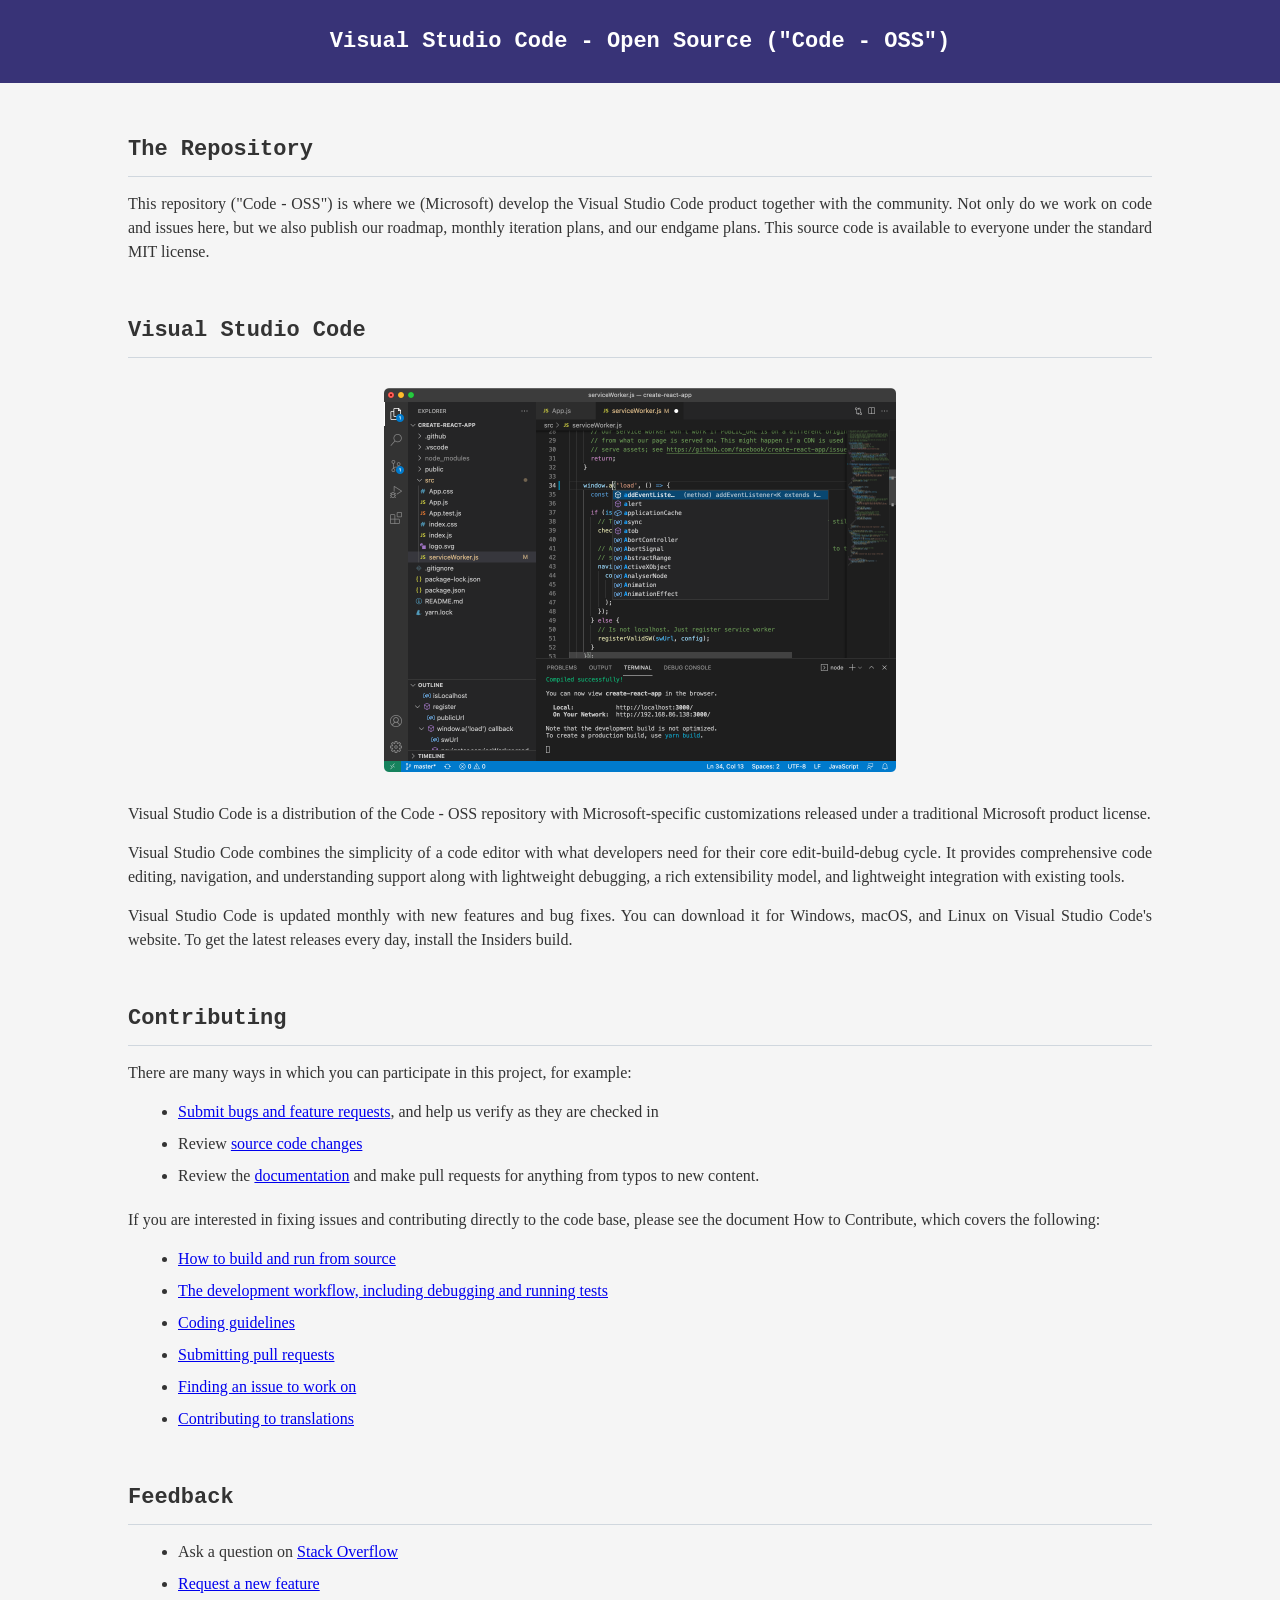
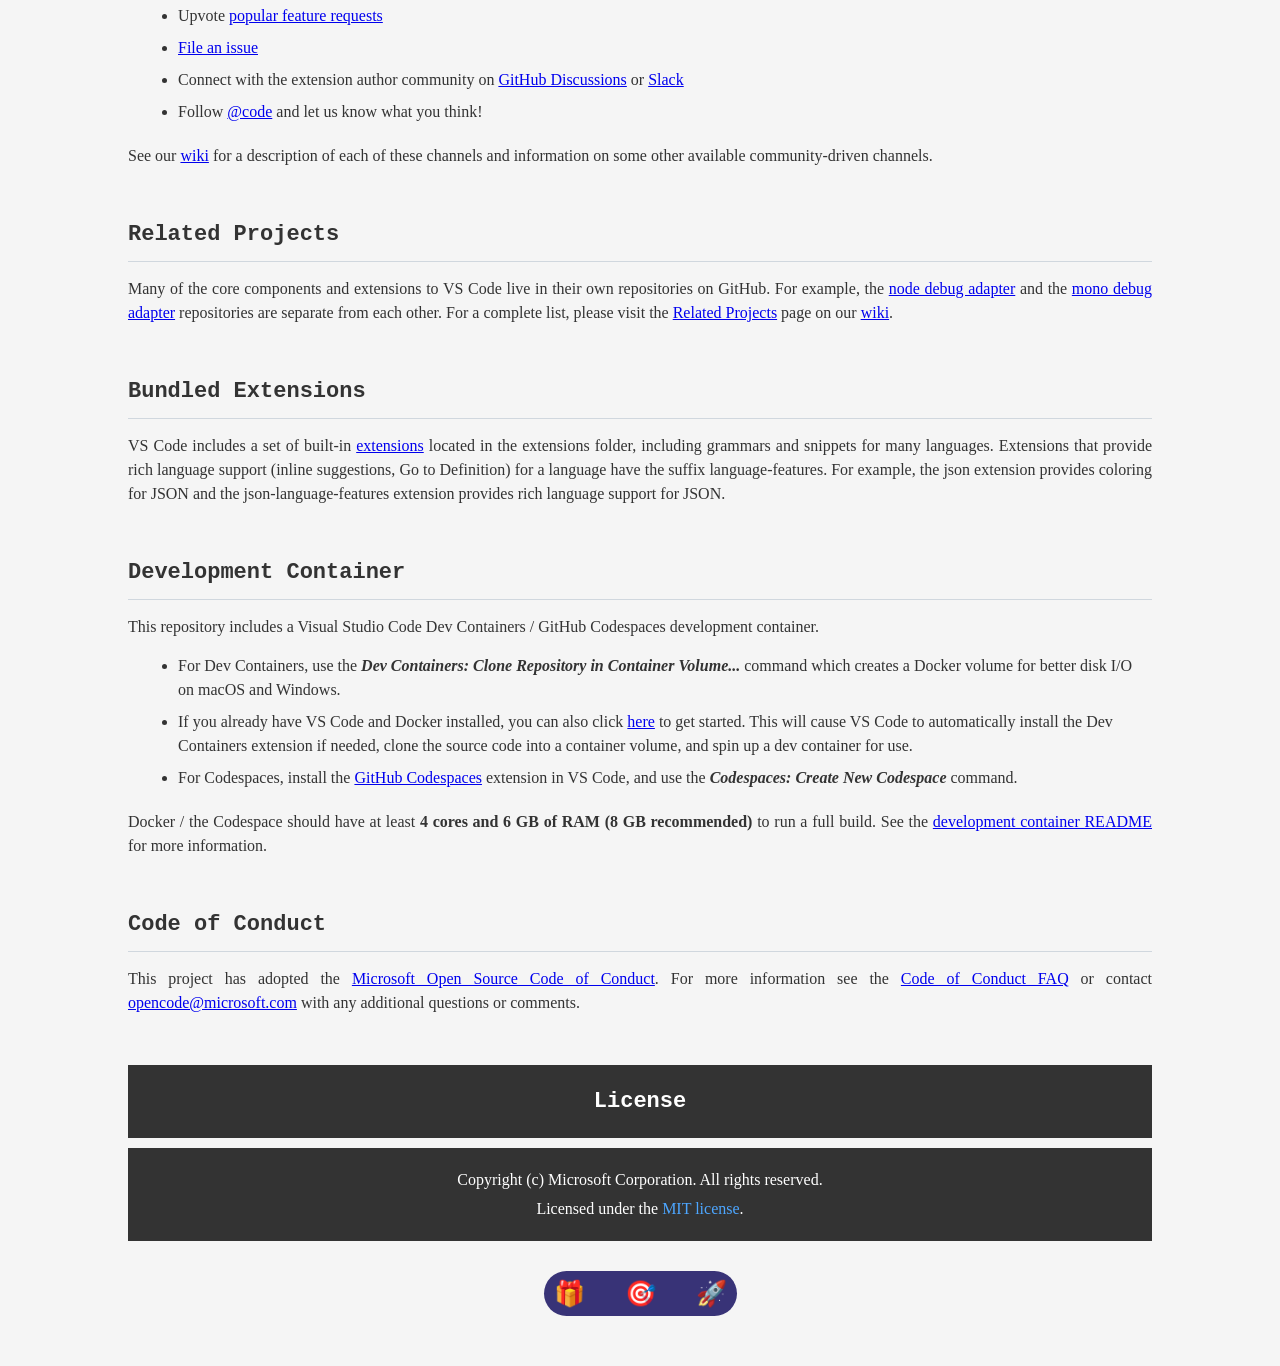
<file: l1/html/index.html>
<!DOCTYPE html>
<html lang="en">
<head>
    <meta charset="UTF-8">
    <meta http-equiv="X-UA-Compatible" content="IE=edge">
    <meta name="viewport" content="width=device-width, initial-scale=1.0">
    <title>Visual Studio Code - Open Source</title>
    <link rel="stylesheet" href="../css/style.css">
</head>
<body>

    <header>
        <h1>Visual Studio Code - Open Source ("Code - OSS")</h1>
    </header>

    <main>
        <section>
            <h2>The Repository</h2>
            <hr>
            <p>
                This repository ("Code - OSS") is where we (Microsoft) develop the Visual Studio Code product together with the community. Not only do we work on code and issues here, but we also publish our roadmap, monthly iteration plans, and our endgame plans. This source code is available to everyone under the standard MIT license.
            </p>
        </section>

        <section>
            <h2>Visual Studio Code</h2>
            <hr>
            <img src="../images/118224532-3842c400-b438-11eb-923d-a5f66fa6785a.png" alt="VS Code">
            
            <p>
                Visual Studio Code is a distribution of the Code - OSS repository with Microsoft-specific customizations released under a traditional Microsoft product license.
            </p>
            <p>
                Visual Studio Code combines the simplicity of a code editor with what developers need for their core edit-build-debug cycle. It provides comprehensive code editing, navigation, and understanding support along with lightweight debugging, a rich extensibility model, and lightweight integration with existing tools.
            </p>
            <p>
                Visual Studio Code is updated monthly with new features and bug fixes. You can download it for Windows, macOS, and Linux on Visual Studio Code's website. To get the latest releases every day, install the Insiders build.
            </p>
        </section>

        <section>
            <h2>Contributing</h2>
            <hr>
            <p>
                There are many ways in which you can participate in this project, for example:
            </p>
            <ul>
                <li><a href="https://github.com/microsoft/vscode/issues" target="_blank">Submit bugs and feature requests</a>, and help us verify as they are checked in</li>
                <li>Review <a href="https://github.com/microsoft/vscode/pulls" target="_blank">source code changes</a></li>
                <li>Review the <a href="https://github.com/microsoft/vscode-docs" target="_blank">documentation</a> and make pull requests for anything from typos to new content.</li>
            </ul>

            <p>
                If you are interested in fixing issues and contributing directly to the code base, please see the document How to Contribute, which covers the following:
            </p>
            <ul>
                <li><a href="https://github.com/microsoft/vscode/wiki/How-to-Contribute" target="_blank">How to build and run from source</a></li>
                <li><a href="https://github.com/microsoft/vscode/wiki/How-to-Contribute#debugging" target="_blank">The development workflow, including debugging and running tests</a></li>
                <li><a href="https://github.com/microsoft/vscode/wiki/Coding-Guidelines" target="_blank">Coding guidelines</a></li>
                <li><a href="https://github.com/microsoft/vscode/wiki/How-to-Contribute#pull-requests" target="_blank">Submitting pull requests</a></li>
                <li><a href="https://github.com/microsoft/vscode/wiki/Coding-Guidelines" target="_blank">Finding an issue to work on</a></li>
                <li><a href="https://aka.ms/vscodeloc" target="_blank">Contributing to translations</a></li>
            </ul>
        </section>

        <section>
            <h2>Feedback</h2>
            <hr>
            <ul>
                <li>Ask a question on <a href="https://stackoverflow.com/questions/tagged/vscode" target="_blank">Stack Overflow</a></li>
                <li><a href="https://github.com/microsoft/vscode/blob/main/CONTRIBUTING.md" target="_blank">Request a new feature</a></li>
                <li>Upvote <a href="https://github.com/microsoft/vscode/issues?q=is%3Aopen+is%3Aissue+label%3Afeature-request+sort%3Areactions-%2B1-desc" target="_blank">popular feature requests</a></li>
                <li><a href="https://github.com/microsoft/vscode/issues" target="_blank">File an issue</a></li>
                <li>Connect with the extension author community on <a href="https://github.com/microsoft/vscode-discussions/discussions" target="_blank">GitHub Discussions</a> or <a href="https://aka.ms/vscode-dev-community" target="_blank">Slack</a></li>
                <li>Follow <a href="https://x.com/code" target="_blank">@code</a> and let us know what you think!</li>
            </ul>
            <p>
                See our <a href="https://github.com/microsoft/vscode/wiki/Feedback-Channels" target="_blank">wiki</a> for a description of each of these channels and information on some other available community-driven channels.
            </p>
        </section>

        <section>
            <h2>Related Projects</h2>
            <hr>
            <p>
                Many of the core components and extensions to VS Code live in their own repositories on GitHub. For example, the <a href="https://github.com/microsoft/vscode-node-debug" target="_blank">node debug adapter</a> and the <a href="https://github.com/microsoft/vscode-mono-debug" target="_blank">mono debug adapter</a> repositories are separate from each other. For a complete list, please visit the <a href="https://github.com/microsoft/vscode/wiki/Related-Projects" target="_blank">Related Projects</a> page on our <a href="https://github.com/microsoft/vscode/wiki" target="_blank">wiki</a>.
            </p>
        </section>

        <section>
            <h2>Bundled Extensions</h2>
            <hr>
            <p>
                VS Code includes a set of built-in <a href="https://github.com/microsoft/vscode/blob/main/extensions" target="_blank">extensions</a> located in the extensions folder, including grammars and snippets for many languages. Extensions that provide rich language support (inline suggestions, Go to Definition) for a language have the suffix language-features. For example, the json extension provides coloring for JSON and the json-language-features extension provides rich language support for JSON.
            </p>
        </section>

        <section>
            <h2>Development Container</h2>
            <hr>
            <p>
                This repository includes a Visual Studio Code Dev Containers / GitHub Codespaces development container.
            </p>
            <ul>
                <li>For Dev Containers, use the <strong><i>Dev Containers: Clone Repository in Container Volume...</i></strong> command which creates a Docker volume for better disk I/O on macOS and Windows.</li>
                <li>
                    If you already have VS Code and Docker installed, you can also click <a href="https://vscode.dev/redirect?url=vscode://ms-vscode-remote.remote-containers/cloneInVolume?url=https://github.com/microsoft/vscode" target="_blank">here</a> to get started. This will cause VS Code to automatically install the Dev Containers extension if needed, clone the source code into a container volume, and spin up a dev container for use.
                </li>
                <li>For Codespaces, install the <a href="https://marketplace.visualstudio.com/items?itemName=GitHub.codespaces" target="_blank">GitHub Codespaces</a> extension in VS Code, and use the <strong><i>Codespaces: Create New Codespace</i></strong> command.</li>
            </ul>
            <p>
                Docker / the Codespace should have at least <strong>4 cores and 6 GB of RAM (8 GB recommended)</strong> to run a full build. See the <a href="https://github.com/microsoft/vscode/blob/main/.devcontainer/README.md" target="_blank">development container README</a> for more information.
            </p>
        </section>

        <section>
            <h2>Code of Conduct</h2>
            <hr>
            <p>
                This project has adopted the <a href="https://opensource.microsoft.com/codeofconduct/">Microsoft Open Source Code of Conduct</a>. For more information see the <a href="https://opensource.microsoft.com/codeofconduct/faq/">Code of Conduct FAQ</a> or contact <a href="mailto:opencode@microsoft.com">opencode@microsoft.com</a> with any additional questions or comments.
            </p>
        </section>
    </main>

    <footer>
        <section class="footer-block license-header">
            <h2>License</h2>
        </section>

        <section class="footer-block license-body">
            <p itemprop="copyrightNotice">Copyright (c) Microsoft Corporation. All rights reserved.</p>
            <p>Licensed under the <a itemprop="license" href="https://github.com/microsoft/vscode/blob/main/LICENSE.txt" target="_blank">MIT license</a>.</p>
        </section>

        <aside class="emoji-bar">
            <span>🎁</span>
            <span>🎯</span>
            <span>🚀</span>
        </aside>
    </footer>

</body>
</html>
</file>
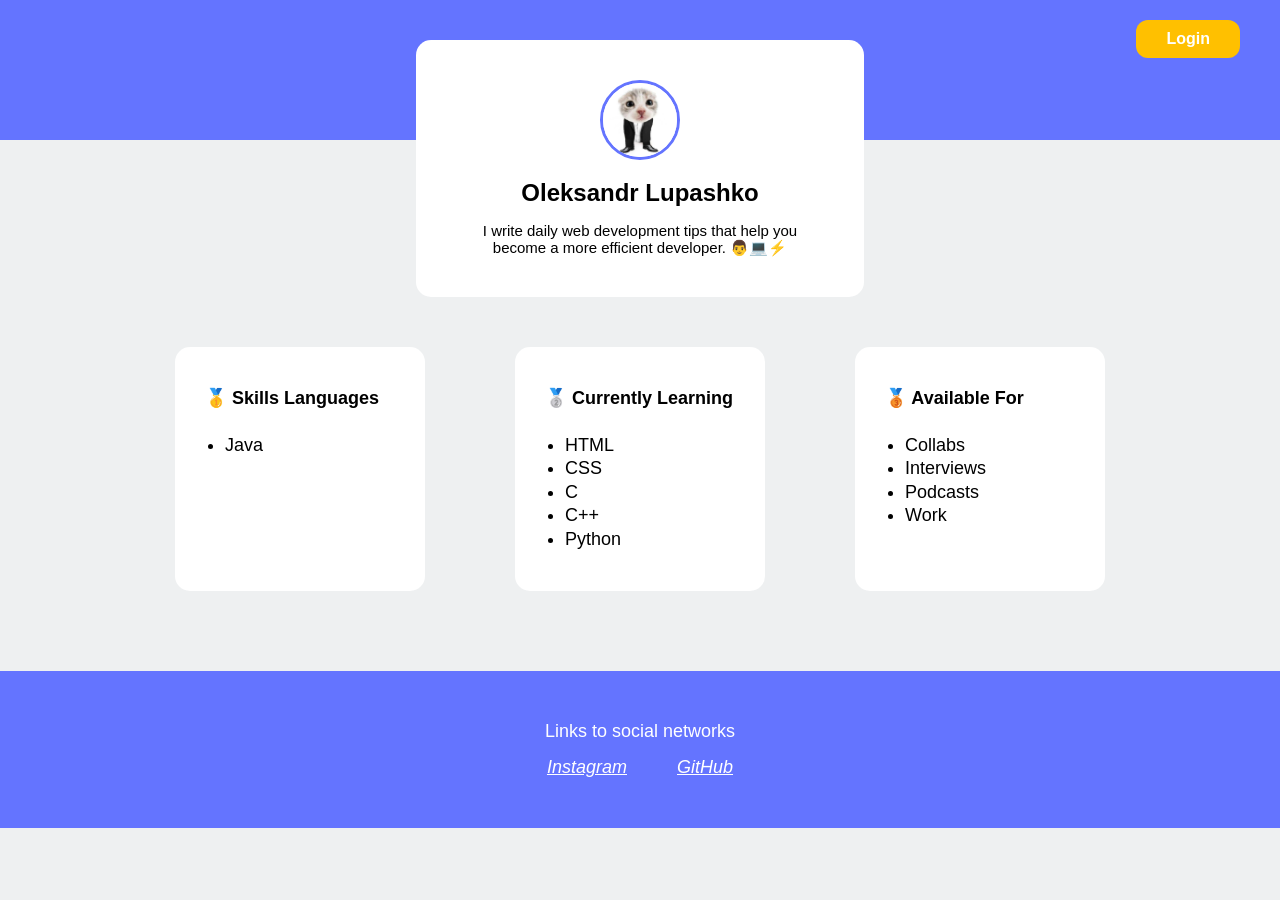
<file: l2/html/index.html>
<!DOCTYPE html>
<html lang="en">
<head>
    <meta charset="UTF-8">
    <meta http-equiv="X-UA-Compatible" content="IE=edge">
    <meta name="viewport" content="width=device-width, initial-scale=1.0">
    <title>My Site</title>
    <link rel="stylesheet" href="../css/style.css">
</head>
<body>

    <header>
        <a href="/l3/html/loggin.html" class="login-btn" style="text-decoration: none; display: inline-block;">Login</a>
    </header>

    <main>
        <article class="profile-card">
            <img src="../images/photo_2025-08-09_09-01-53.jpg" class="avatar" alt="Oleksandr Lupashko">
            <h1 class="name">Oleksandr Lupashko</h1>
            <p class="bio">I write daily web development tips that help you<br>become a more efficient developer. 👨💻⚡</p>
        </article>

        <section class="info-section">
            <article class="info-card">
                <h2>🥇 Skills Languages</h2>
                <ul>
                    <li>Java</li>
                </ul>
            </article>
            
            <article class="info-card">
                <h2>🥈 Currently Learning</h2>
                <ul>
                    <li>HTML</li>
                    <li>CSS</li>
                    <li>C</li>
                    <li>C++</li>
                    <li>Python</li>
                </ul>
            </article>
            
            <article class="info-card">
                <h2>🥉 Available For</h2>
                <ul>
                    <li>Collabs</li>
                    <li>Interviews</li>
                    <li>Podcasts</li>
                    <li>Work</li>
                </ul>
            </article>
        </section>
    </main>

    <footer>
        <p>Links to social networks</p>
        <nav class="social-nav">
            <a href="https://www.instagram.com/adun83851/" target="_blank" style="text-decoration: none;"><em>Instagram</em></a>
            <a href="https://github.com/oleksandr-lupashko" target="_blank" style="text-decoration: none;"><em>GitHub</em></a>
        </nav>
    </footer>

</body>
</html>
</file>
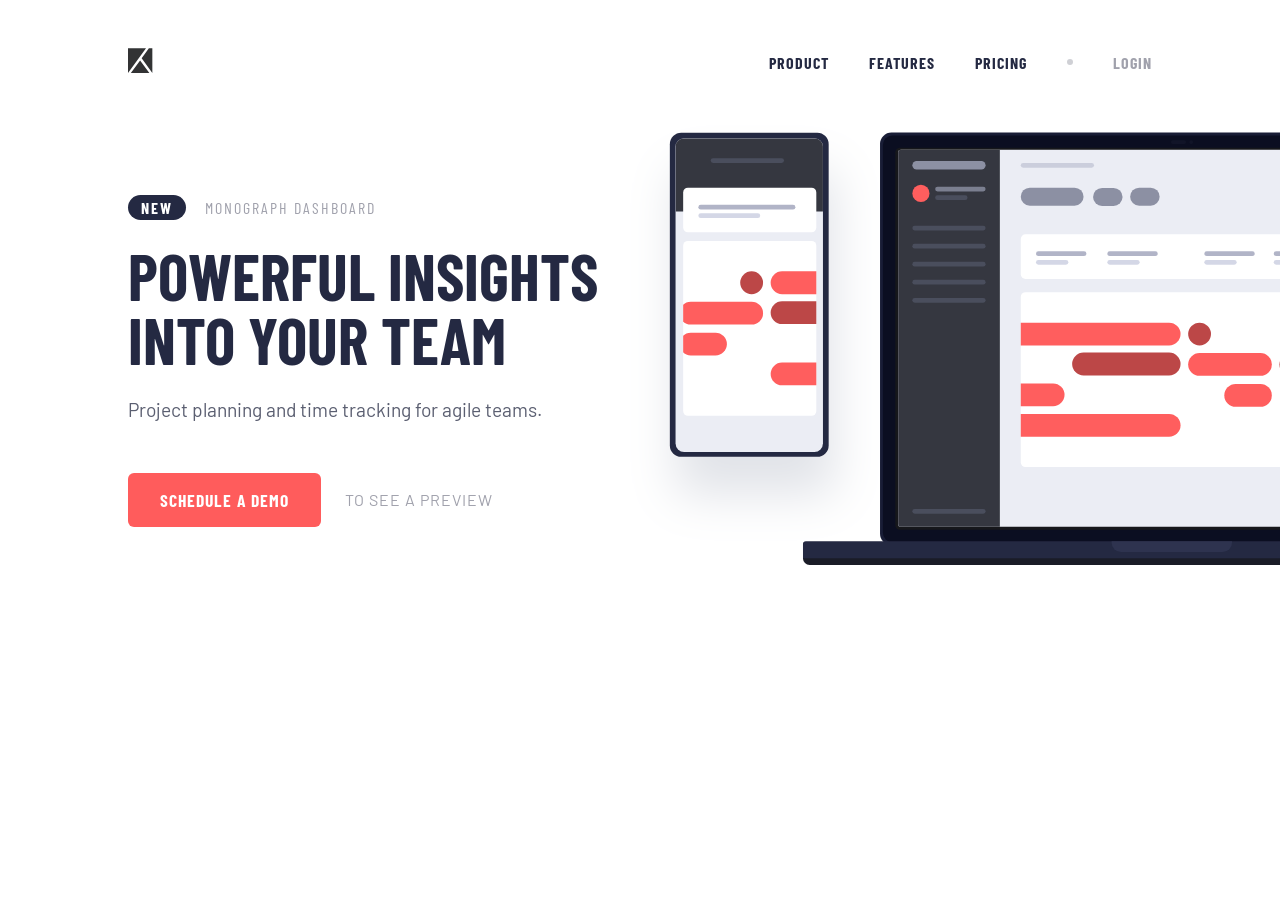
<file: l4/html/index.html>
<!DOCTYPE html>
<html lang="en">
<head>
    <meta charset="UTF-8">
    <meta http-equiv="X-UA-Compatible" content="IE=edge">
    <meta name="viewport" content="width=device-width, initial-scale=1.0">
    <title>Project Tracking Layout</title>
    
    <link rel="preconnect" href="https://fonts.googleapis.com">
    <link rel="preconnect" href="https://fonts.gstatic.com" crossorigin>
    <link href="https://fonts.googleapis.com/css2?family=Barlow+Condensed:wght@400;700&family=Barlow:wght@400;700&display=swap" rel="stylesheet">
    
    <link rel="stylesheet" href="../css/style.css">
    <link rel="icon" href="../images/favicon-32x32.png" type="image/png">
</head>
<body>
    <header class="header">
        <nav class="nav">
            <a href="#" class="nav__brand">
                <img src="../images/logo.svg" alt="Project Tracking Logo">
            </a>
            
            <button class="nav__toggle" aria-label="Open menu">
                <img src="../images/icon-hamburger.svg" alt="Menu icon">
            </button>
            
            <ul class="nav__list">
                <li class="nav__item"><a href="#" class="nav__link">Product</a></li>
                <li class="nav__item"><a href="#" class="nav__link">Features</a></li>
                <li class="nav__item"><a href="#" class="nav__link">Pricing</a></li>
                <li class="nav__item nav__separator"></li>
                <li class="nav__item"><a href="#" class="nav__link nav__link--muted">Login</a></li>
            </ul>
        </nav>
    </header>

    <main class="main">
        <section class="hero">
            <article class="hero__content">
                <p class="hero__badge">
                    <span class="hero__badge-tag">New</span> Monograph Dashboard
                </p>
                <h1 class="hero__title">Powerful insights into your team</h1>
                <p class="hero__text">Project planning and time tracking for agile teams.</p>
                <section class="hero__actions">
                    <button class="button">Schedule a demo</button>
                    <span class="hero__note">to see a preview</span>
                </section>
            </article>
            
            <figure class="hero__illustration">
                <img src="../images/illustration-devices.svg" alt="Devices illustration">
            </figure>
        </section>
    </main>
</body>
</html>
</file>
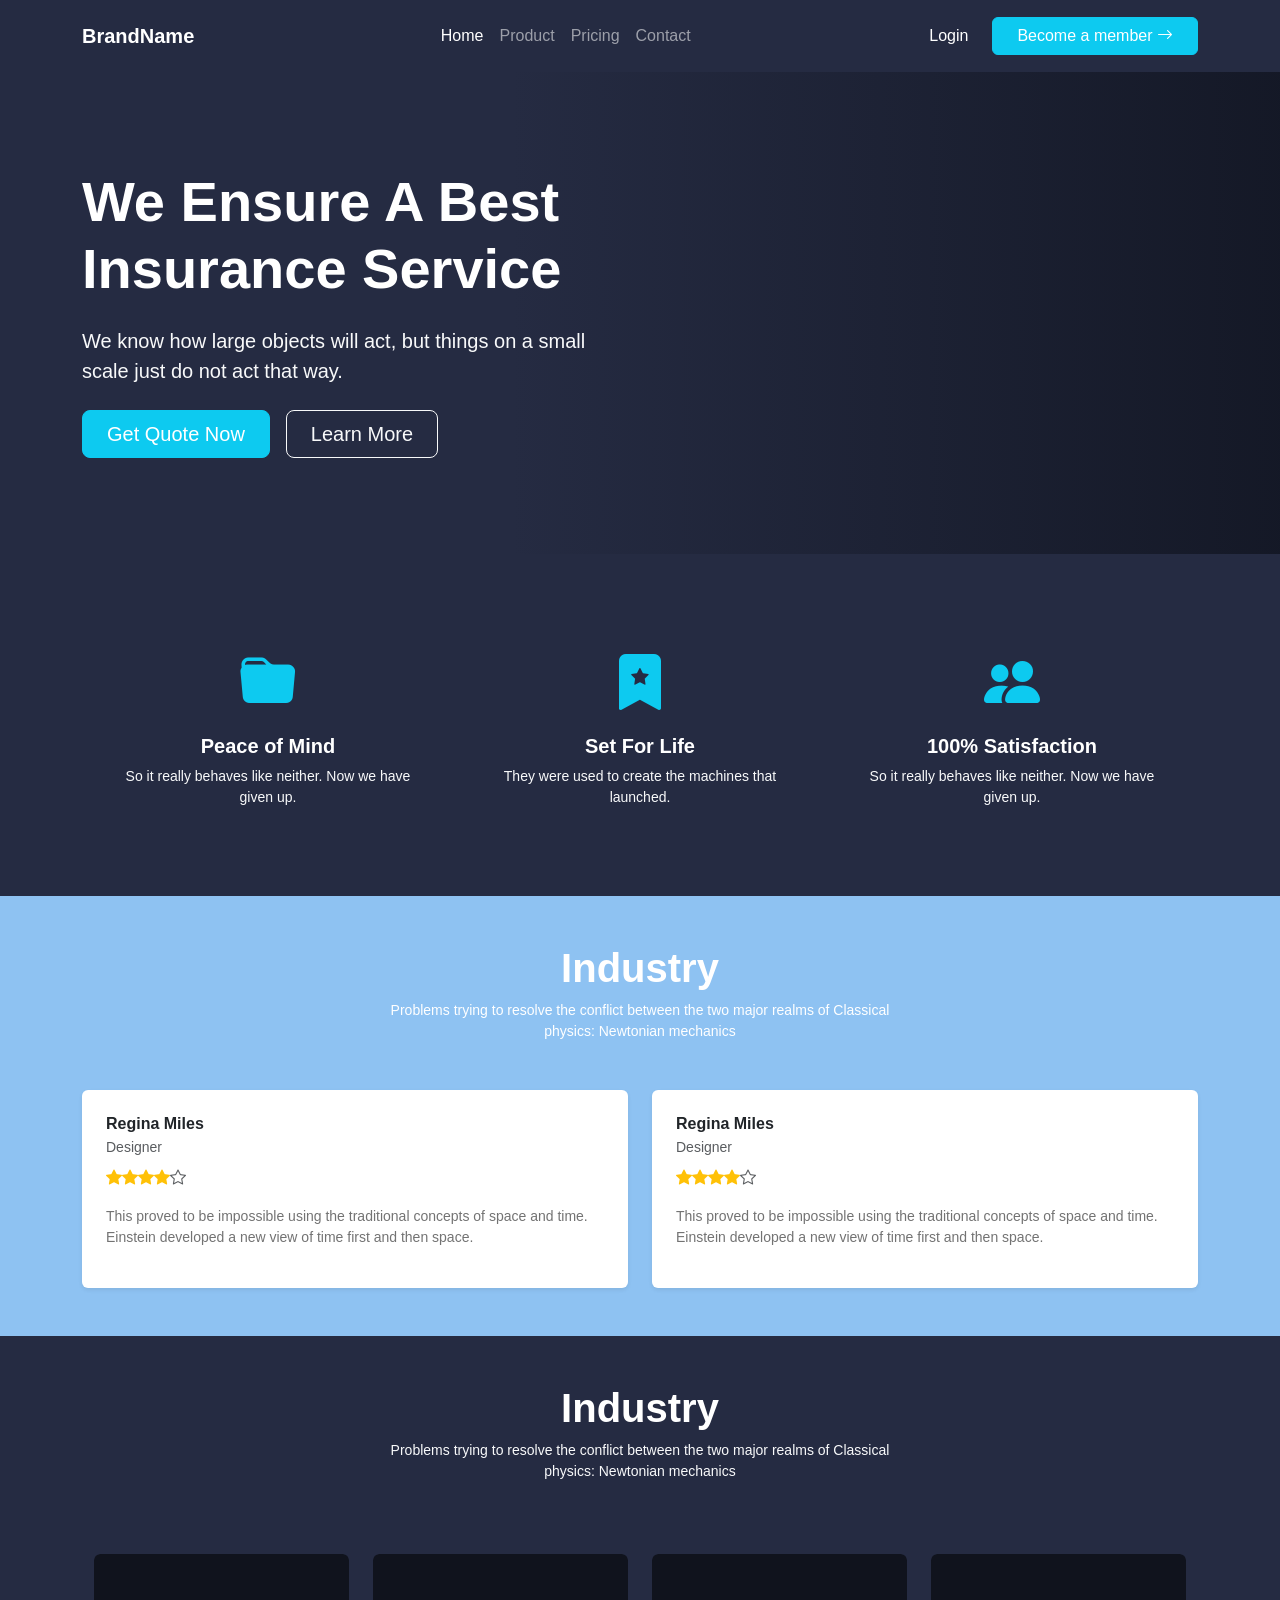
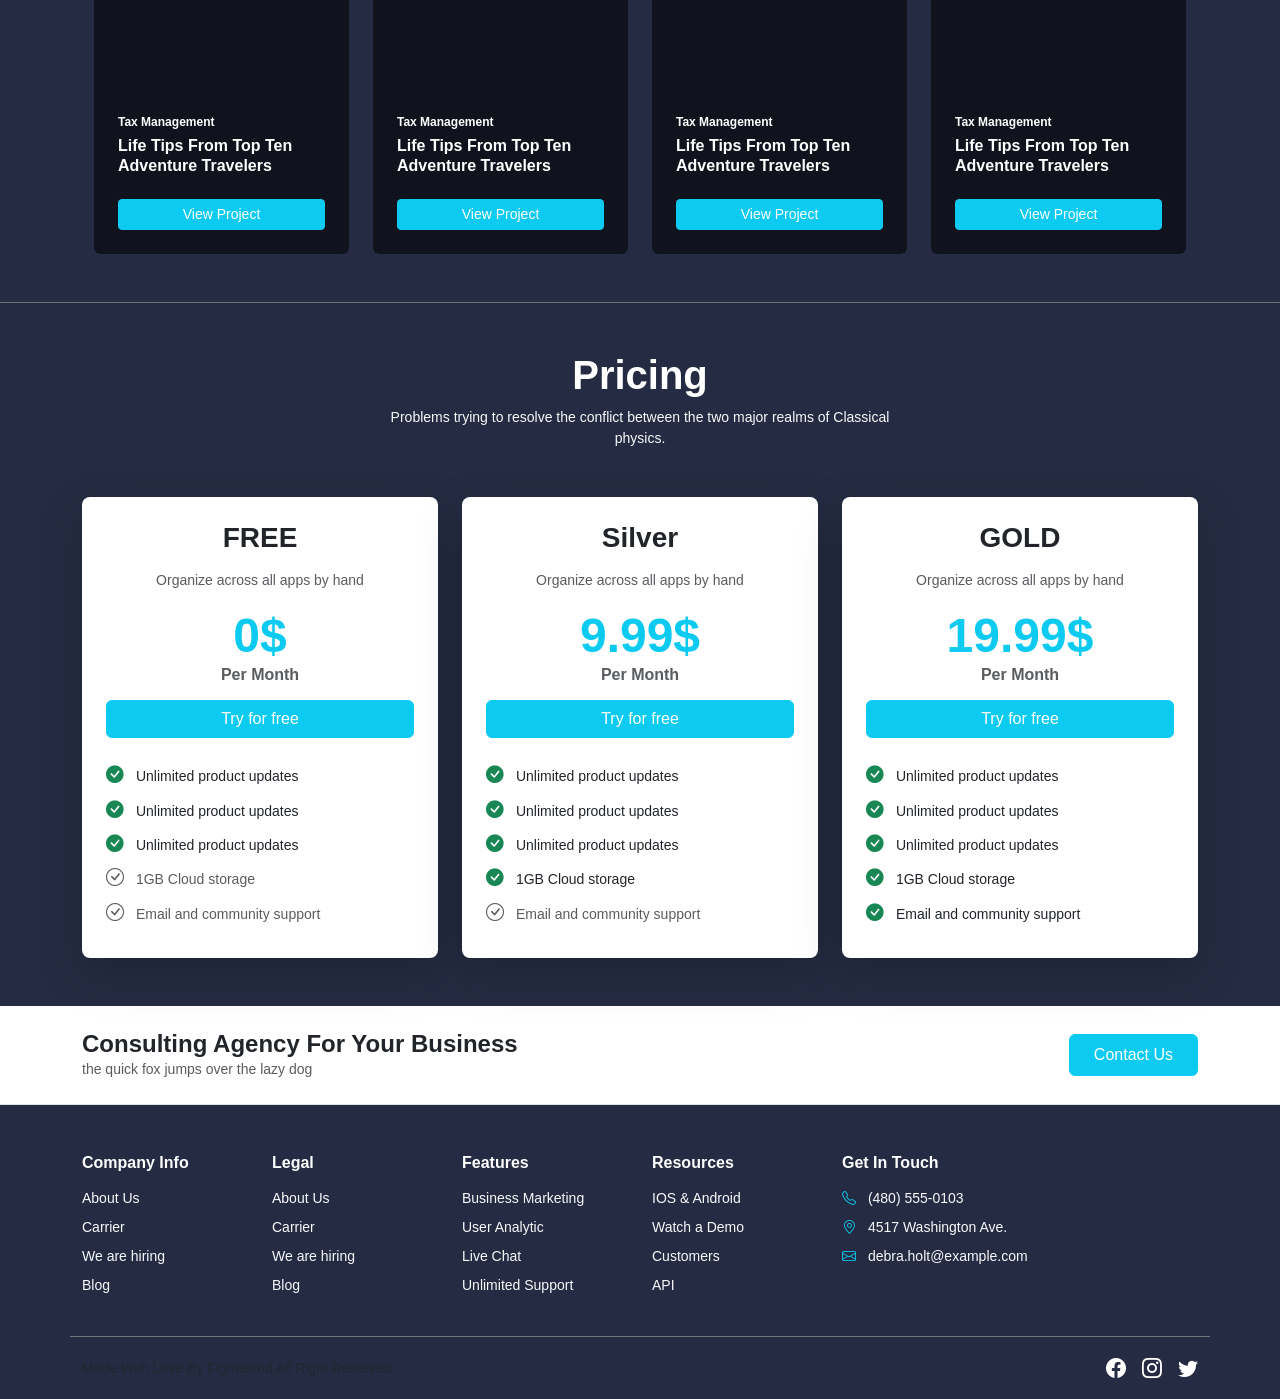
<file: l6/html/index.html>
<!DOCTYPE html>
<html lang="en">
<head>
  <meta charset="UTF-8">
  <meta name="viewport" content="width=device-width, initial-scale=1.0">
  <title>Agency - Insurance Service</title>
  
  <link href="https://cdn.jsdelivr.net/npm/bootstrap@5.1.3/dist/css/bootstrap.min.css" rel="stylesheet" integrity="sha384-1BmE4kWBq78iYhFldvKuhfTAU6auU8tT94WrHftjDbrCEXSU1oBoqyl2QvZ6jIW3" crossorigin="anonymous">
  <link rel="stylesheet" href="https://cdn.jsdelivr.net/npm/bootstrap-icons@1.8.1/font/bootstrap-icons.css">
  <link rel="stylesheet" href="https://cdnjs.cloudflare.com/ajax/libs/animate.css/4.1.1/animate.min.css" />
  <link rel="stylesheet" href="../css/style.css">
</head>
<body class="bg-light">

  <nav class="navbar navbar-expand-md navbar-dark bg-agency-dark py-3">
    <div class="container">
      <a class="navbar-brand fw-bold" href="#">BrandName</a>
      <button class="navbar-toggler" type="button" data-bs-toggle="collapse" data-bs-target="#mainNavbar">
        <span class="navbar-toggler-icon"></span>
      </button>
      <div class="collapse navbar-collapse" id="mainNavbar">
        <ul class="navbar-nav mx-auto mb-2 mb-md-0 text-center">
          <li class="nav-item"><a class="nav-link active" href="#">Home</a></li>
          <li class="nav-item"><a class="nav-link" href="#">Product</a></li>
          <li class="nav-item"><a class="nav-link" href="#">Pricing</a></li>
          <li class="nav-item"><a class="nav-link" href="#">Contact</a></li>
        </ul>
        <ul class="navbar-nav flex-column flex-md-row align-items-center justify-content-center ps-0 mb-0">
          <li class="nav-item"><a href="#" class="nav-link text-white me-md-3 mb-2 mb-md-0">Login</a></li>
          <li class="nav-item"><button class="btn btn-info text-white px-4">Become a member <i class="bi bi-arrow-right"></i></button></li>
        </ul>
      </div>
    </div>
  </nav>

  <main>
    <header class="agency-hero text-white py-5">
      <div class="container py-5">
        <div class="row">
          <section class="col-12 col-md-6 text-center text-md-start animate__animated animate__fadeInLeft">
            <h1 class="display-4 fw-bold mb-4">We Ensure A Best Insurance Service</h1>
            <p class="lead text-light mb-4">We know how large objects will act, but things on a small scale just do not act that way.</p>
            <fieldset class="d-grid gap-3 d-sm-flex justify-content-sm-center justify-content-md-start border-0 p-0 m-0">
              <button class="btn btn-info text-white btn-lg px-4">Get Quote Now</button>
              <button class="btn btn-outline-light btn-lg px-4">Learn More</button>
            </fieldset>
          </section>
        </div>
      </div>
    </header>

    <section class="agency-features bg-agency-dark text-white py-5">
      <div class="container">
        <ul class="row g-4 justify-content-center text-center list-unstyled m-0 p-0">
          <li class="col-12 col-md-4 animate__animated animate__fadeInUp">
            <article class="p-4">
              <i class="bi bi-folder-fill text-info display-4 mb-3 d-block"></i>
              <h3 class="h5 fw-bold">Peace of Mind</h3>
              <p class="text-light small">So it really behaves like neither. Now we have given up.</p>
            </article>
          </li>
          <li class="col-12 col-md-4 animate__animated animate__fadeInUp animate__delay-1s">
            <article class="p-4">
              <i class="bi bi-bookmark-star-fill text-info display-4 mb-3 d-block"></i>
              <h3 class="h5 fw-bold">Set For Life</h3>
              <p class="text-light small">They were used to create the machines that launched.</p>
            </article>
          </li>
          <li class="col-12 col-md-4 animate__animated animate__fadeInUp animate__delay-2s">
            <article class="p-4">
              <i class="bi bi-people-fill text-info display-4 mb-3 d-block"></i>
              <h3 class="h5 fw-bold">100% Satisfaction</h3>
              <p class="text-light small">So it really behaves like neither. Now we have given up.</p>
            </article>
          </li>
        </ul>
      </div>
    </section>

    <section class="agency-testimonials bg-agency-light py-5">
      <header class="container text-center text-white mb-5">
        <h2 class="display-6 fw-bold">Industry</h2>
        <p class="small mx-auto custom-max-width">Problems trying to resolve the conflict between the two major realms of Classical physics: Newtonian mechanics</p>
      </header>
      <div class="container">
        <div class="row g-4">
          <span class="col-12 col-md-6">
            <article class="bg-white text-dark p-4 rounded shadow-sm">
              <h4 class="h6 fw-bold mb-1">Regina Miles</h4>
              <p class="text-muted small mb-2">Designer</p>
              <fieldset class="text-warning mb-3 border-0 p-0 m-0">
                <i class="bi bi-star-fill"></i><i class="bi bi-star-fill"></i><i class="bi bi-star-fill"></i><i class="bi bi-star-fill"></i><i class="bi bi-star text-muted"></i>
              </fieldset>
              <p class="agency-testimonials__text small">This proved to be impossible using the traditional concepts of space and time. Einstein developed a new view of time first and then space.</p>
            </article>
          </span>
          <span class="col-12 col-md-6">
            <article class="bg-white text-dark p-4 rounded shadow-sm">
              <h4 class="h6 fw-bold mb-1">Regina Miles</h4>
              <p class="text-muted small mb-2">Designer</p>
              <fieldset class="text-warning mb-3 border-0 p-0 m-0">
                <i class="bi bi-star-fill"></i><i class="bi bi-star-fill"></i><i class="bi bi-star-fill"></i><i class="bi bi-star-fill"></i><i class="bi bi-star text-muted"></i>
              </fieldset>
              <p class="agency-testimonials__text small">This proved to be impossible using the traditional concepts of space and time. Einstein developed a new view of time first and then space.</p>
            </article>
          </span>
        </div>
      </div>
    </section>

    <section class="agency-blog bg-agency-dark text-white py-5">
      <header class="container text-center mb-5">
        <h2 class="display-6 fw-bold">Industry</h2>
        <p class="small mx-auto text-light custom-max-width">Problems trying to resolve the conflict between the two major realms of Classical physics: Newtonian mechanics</p>
      </header>
      <div class="container">
        <ul class="row g-4 list-unstyled m-0 p-0">
          <li class="col-12 col-sm-6 col-lg-3">
            <article class="agency-blog-card agency-blog-card--img-1 p-4 rounded d-flex align-items-end">
              <span class="agency-blog-card__content w-100">
                <span class="badge bg-transparent text-white p-0 small mb-2 d-block text-start">Tax Management</span>
                <h5 class="h6 fw-bold text-start">Life Tips From Top Ten Adventure Travelers</h5>
                <button class="btn btn-info text-white btn-sm w-100 mt-3">View Project</button>
              </span>
            </article>
          </li>
          <li class="col-12 col-sm-6 col-lg-3">
            <article class="agency-blog-card agency-blog-card--img-2 p-4 rounded d-flex align-items-end">
              <span class="agency-blog-card__content w-100">
                <span class="badge bg-transparent text-white p-0 small mb-2 d-block text-start">Tax Management</span>
                <h5 class="h6 fw-bold text-start">Life Tips From Top Ten Adventure Travelers</h5>
                <button class="btn btn-info text-white btn-sm w-100 mt-3">View Project</button>
              </span>
            </article>
          </li>
          <li class="col-12 col-sm-6 col-lg-3">
            <article class="agency-blog-card agency-blog-card--img-3 p-4 rounded d-flex align-items-end">
              <span class="agency-blog-card__content w-100">
                <span class="badge bg-transparent text-white p-0 small mb-2 d-block text-start">Tax Management</span>
                <h5 class="h6 fw-bold text-start">Life Tips From Top Ten Adventure Travelers</h5>
                <button class="btn btn-info text-white btn-sm w-100 mt-3">View Project</button>
              </span>
            </article>
          </li>
          <li class="col-12 col-sm-6 col-lg-3">
            <article class="agency-blog-card agency-blog-card--img-4 p-4 rounded d-flex align-items-end">
              <span class="agency-blog-card__content w-100">
                <span class="badge bg-transparent text-white p-0 small mb-2 d-block text-start">Tax Management</span>
                <h5 class="h6 fw-bold text-start">Life Tips From Top Ten Adventure Travelers</h5>
                <button class="btn btn-info text-white btn-sm w-100 mt-3">View Project</button>
              </span>
            </article>
          </li>
        </ul>
      </div>
    </section>

    <section class="agency-pricing bg-agency-dark text-white py-5 border-top border-secondary">
      <header class="container text-center mb-5">
        <h2 class="display-6 fw-bold">Pricing</h2>
        <p class="small mx-auto text-light custom-max-width">Problems trying to resolve the conflict between the two major realms of Classical physics.</p>
      </header>
      <div class="container">
        <div class="row g-4 align-items-center justify-content-center">
          <span class="col-12 col-md-4">
            <article class="bg-white text-dark p-4 rounded-3 text-center shadow-lg">
              <h3 class="fw-bold mb-3">FREE</h3>
              <p class="text-muted small">Organize across all apps by hand</p>
              <div class="display-5 fw-bold text-info my-3">0$ <span class="fs-6 text-muted d-block">Per Month</span></div>
              <button class="btn btn-info text-white w-100 mb-4">Try for free</button>
              <ul class="list-unstyled text-start small ps-0 mb-0">
                <li class="mb-2"><i class="bi bi-check-circle-fill text-success me-2"></i> Unlimited product updates</li>
                <li class="mb-2"><i class="bi bi-check-circle-fill text-success me-2"></i> Unlimited product updates</li>
                <li class="mb-2"><i class="bi bi-check-circle-fill text-success me-2"></i> Unlimited product updates</li>
                <li class="mb-2 text-muted"><i class="bi bi-check-circle text-muted me-2"></i> 1GB Cloud storage</li>
                <li class="mb-2 text-muted"><i class="bi bi-check-circle text-muted me-2"></i> Email and community support</li>
              </ul>
            </article>
          </span>
          <span class="col-12 col-md-4">
            <article class="bg-white text-dark p-4 rounded-3 text-center shadow-lg">
              <h3 class="fw-bold mb-3">Silver</h3>
              <p class="text-muted small">Organize across all apps by hand</p>
              <div class="display-5 fw-bold text-info my-3">9.99$ <span class="fs-6 text-muted d-block">Per Month</span></div>
              <button class="btn btn-info text-white w-100 mb-4">Try for free</button>
              <ul class="list-unstyled text-start small ps-0 mb-0">
                <li class="mb-2"><i class="bi bi-check-circle-fill text-success me-2"></i> Unlimited product updates</li>
                <li class="mb-2"><i class="bi bi-check-circle-fill text-success me-2"></i> Unlimited product updates</li>
                <li class="mb-2"><i class="bi bi-check-circle-fill text-success me-2"></i> Unlimited product updates</li>
                <li class="mb-2"><i class="bi bi-check-circle-fill text-success me-2"></i> 1GB Cloud storage</li>
                <li class="mb-2 text-muted"><i class="bi bi-check-circle text-muted me-2"></i> Email and community support</li>
              </ul>
            </article>
          </span>
          <span class="col-12 col-md-4">
            <article class="bg-white text-dark p-4 rounded-3 text-center shadow-lg">
              <h3 class="fw-bold mb-3">GOLD</h3>
              <p class="text-muted small">Organize across all apps by hand</p>
              <div class="display-5 fw-bold text-info my-3">19.99$ <span class="fs-6 text-muted d-block">Per Month</span></div>
              <button class="btn btn-info text-white w-100 mb-4">Try for free</button>
              <ul class="list-unstyled text-start small ps-0 mb-0">
                <li class="mb-2"><i class="bi bi-check-circle-fill text-success me-2"></i> Unlimited product updates</li>
                <li class="mb-2"><i class="bi bi-check-circle-fill text-success me-2"></i> Unlimited product updates</li>
                <li class="mb-2"><i class="bi bi-check-circle-fill text-success me-2"></i> Unlimited product updates</li>
                <li class="mb-2"><i class="bi bi-check-circle-fill text-success me-2"></i> 1GB Cloud storage</li>
                <li class="mb-2"><i class="bi bi-check-circle-fill text-success me-2"></i> Email and community support</li>
              </ul>
            </article>
          </span>
        </div>
      </div>
    </section>

    <section class="bg-white py-4 border-bottom">
      <div class="container">
        <span class="d-flex flex-column flex-md-row justify-content-between align-items-center text-center text-md-start">
          <header class="mb-3 mb-md-0">
            <h4 class="fw-bold m-0">Consulting Agency For Your Business</h4>
            <p class="text-muted small m-0">the quick fox jumps over the lazy dog</p>
          </header>
          <button class="btn btn-info text-white px-4 py-2">Contact Us</button>
        </span>
      </div>
    </section>
  </main>

  <footer class="bg-agency-dark text-white pt-5 pb-3">
    <div class="container">
      <div class="row g-4 border-bottom border-secondary pb-4">
        <section class="col-12 col-sm-6 col-md-2">
          <h5 class="fw-bold h6 mb-3">Company Info</h5>
          <ul class="list-unstyled small text-light ps-0">
            <li class="mb-2"><a href="#" class="text-reset text-decoration-none">About Us</a></li>
            <li class="mb-2"><a href="#" class="text-reset text-decoration-none">Carrier</a></li>
            <li class="mb-2"><a href="#" class="text-reset text-decoration-none">We are hiring</a></li>
            <li class="mb-2"><a href="#" class="text-reset text-decoration-none">Blog</a></li>
          </ul>
        </section>
        <section class="col-12 col-sm-6 col-md-2">
          <h5 class="fw-bold h6 mb-3">Legal</h5>
          <ul class="list-unstyled small text-light ps-0">
            <li class="mb-2"><a href="#" class="text-reset text-decoration-none">About Us</a></li>
            <li class="mb-2"><a href="#" class="text-reset text-decoration-none">Carrier</a></li>
            <li class="mb-2"><a href="#" class="text-reset text-decoration-none">We are hiring</a></li>
            <li class="mb-2"><a href="#" class="text-reset text-decoration-none">Blog</a></li>
          </ul>
        </section>
        <section class="col-12 col-sm-6 col-md-2">
          <h5 class="fw-bold h6 mb-3">Features</h5>
          <ul class="list-unstyled small text-light ps-0">
            <li class="mb-2"><a href="#" class="text-reset text-decoration-none">Business Marketing</a></li>
            <li class="mb-2"><a href="#" class="text-reset text-decoration-none">User Analytic</a></li>
            <li class="mb-2"><a href="#" class="text-reset text-decoration-none">Live Chat</a></li>
            <li class="mb-2"><a href="#" class="text-reset text-decoration-none">Unlimited Support</a></li>
          </ul>
        </section>
        <section class="col-12 col-sm-6 col-md-2">
          <h5 class="fw-bold h6 mb-3">Resources</h5>
          <ul class="list-unstyled small text-light ps-0">
            <li class="mb-2"><a href="#" class="text-reset text-decoration-none">IOS & Android</a></li>
            <li class="mb-2"><a href="#" class="text-reset text-decoration-none">Watch a Demo</a></li>
            <li class="mb-2"><a href="#" class="text-reset text-decoration-none">Customers</a></li>
            <li class="mb-2"><a href="#" class="text-reset text-decoration-none">API</a></li>
          </ul>
        </section>
        <section class="col-12 col-md-4">
          <h5 class="fw-bold h6 mb-3">Get In Touch</h5>
          <ul class="list-unstyled small text-light ps-0">
            <li class="mb-2"><i class="bi bi-telephone text-info me-2"></i> (480) 555-0103</li>
            <li class="mb-2"><i class="bi bi-geo-alt text-info me-2"></i> 4517 Washington Ave.</li>
            <li class="mb-2"><i class="bi bi-envelope text-info me-2"></i> debra.holt@example.com</li>
          </ul>
        </section>
      </div>
      <section class="d-flex flex-column flex-md-row justify-content-between align-items-center pt-3 small text-muted">
        <p class="m-0">Made With Love By Figmaland All Right Reserved</p>
        <ul class="list-unstyled d-flex mt-2 mb-2 m-md-0 ps-0">
          <li class="me-3"><a href="#" class="text-white"><i class="bi bi-facebook fs-5"></i></a></li>
          <li class="me-3"><a href="#" class="text-white"><i class="bi bi-instagram fs-5"></i></a></li>
          <li><a href="#" class="text-white"><i class="bi bi-twitter fs-5"></i></a></li>
        </ul>
      </section>
    </div>
  </footer>

  <script src="https://cdn.jsdelivr.net/npm/bootstrap@5.1.3/dist/js/bootstrap.bundle.min.js" integrity="sha384-ka7Sk0Gln4gmtz2MlQnikT1wXgYsOg+OMhuP+IlRH9sENBO0LRn5q+8nbTov4+1p" crossorigin="anonymous"></script>
</body>
</html>
</file>
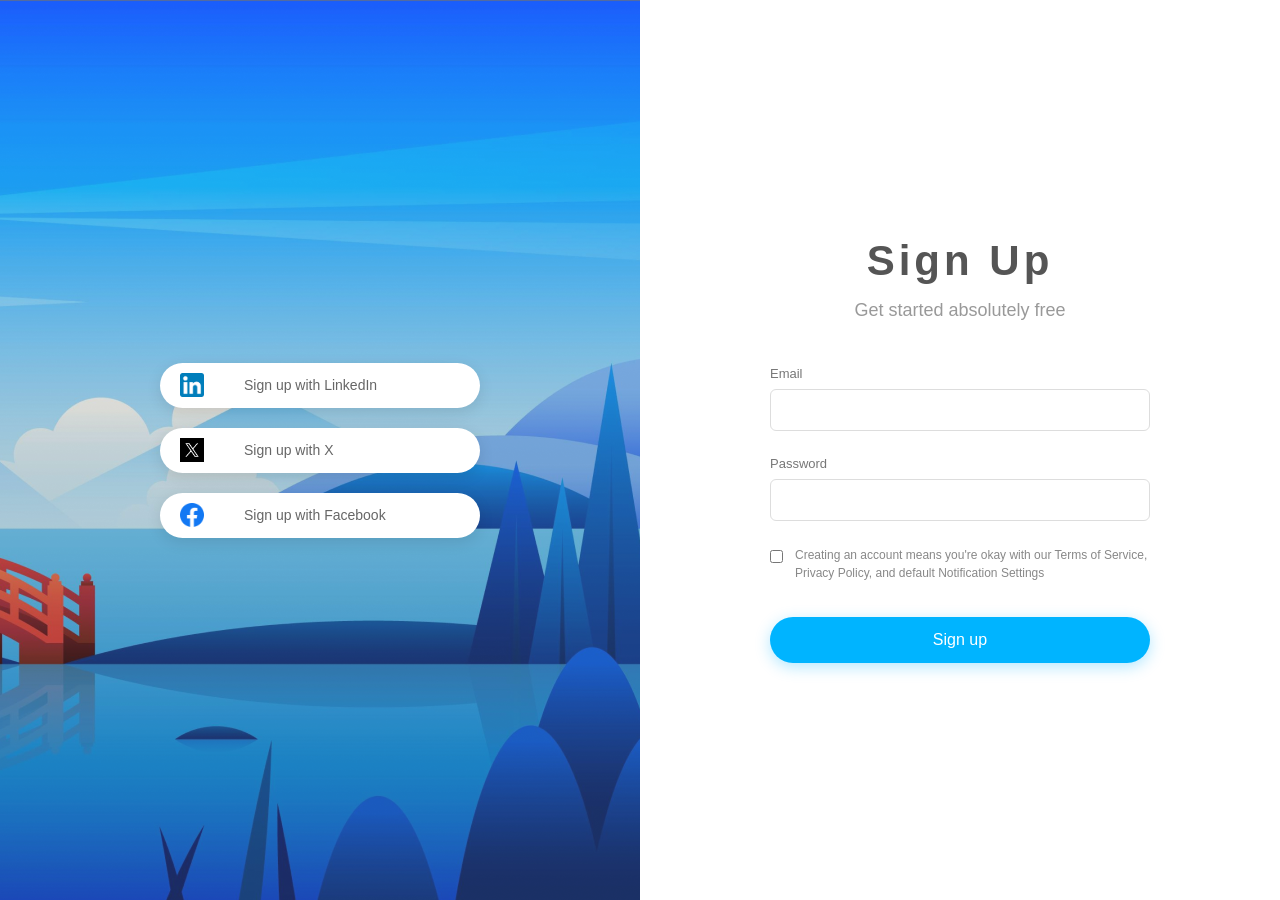
<file: l3/html/loggin.html>
<!DOCTYPE html>
<html lang="en">
<head>
    <meta charset="UTF-8">
    <meta http-equiv="X-UA-Compatible" content="IE=edge">
    <meta name="viewport" content="width=device-width, initial-scale=1.0">
    <title>Sign Up</title>
    <link rel="stylesheet" href="../css/style.css">
</head>
<body>
    <main class="split-container">
        
        <aside class="left-panel">
            <nav class="social-login">
                <a href="https://www.linkedin.com/signup" class="social-btn">
                    <img src="../assects/LinkedIn.png" alt="LinkedIn" class="icon">
                    Sign up with LinkedIn
                </a>
                <a href="https://x.com/" class="social-btn">
                    <img src="../assects/X_logo.jpg" alt="X" class="icon">
                    Sign up with X
                </a>
                <a href="https://www.facebook.com/reg/" class="social-btn">
                    <img src="../assects/Facebook_f_logo_(2019).svg.png" alt="Facebook" class="icon">
                    Sign up with Facebook
                </a>
            </nav>
        </aside>

        <section class="right-panel">
            <header class="form-header">
                <h1 class="title">Sign Up</h1>
                <p class="subtitle">Get started absolutely free</p>
            </header>

            <form action="#" class="signup-form">
                <p class="input-group">
                    <label for="email">Email</label>
                    <input type="email" id="email" required>
                </p>
                
                <p class="input-group">
                    <label for="password">Password</label>
                    <input type="password" id="password" required>
                </p>

                <p class="checkbox-group">
                    <input type="checkbox" id="terms" required>
                    <label for="terms">Creating an account means you're okay with our Terms of Service, Privacy Policy, and default Notification Settings</label>
                </p>

                <button type="submit" class="submit-btn">Sign up</button>
            </form>
        </section>
        
    </main>
</body>
</html>
</file>
<file: l1/css/style.css>
* {
    margin: 0;
    padding: 0;
    box-sizing: border-box;
}

body {
    background-color: #F5F5F5;
    line-height: 1.5;
    color: #333333;
}

header {
    background-color: #383377;
    padding-top: 25px;
    padding-bottom: 25px;
    text-align: center;
    width: 100%;
}

h1, h2, .license-header h2 {
    font-family: 'Courier New', Courier, monospace;
    font-size: 22px;
    font-weight: bold;
}

header h1 {
    color: #ffffff; 
}

main, footer {
    padding-left: 10%;
    padding-right: 10%;
}

main section {
    margin-top: 50px;
}

hr {
    border: none;
    height: 1px;
    background-color: #d0d7de;
    margin-top: 10px;
    margin-bottom: 15px;
}

p {
    margin-bottom: 15px;
    text-align: justify;
}

img {
    display: block;
    margin: 30px auto;
    width: 50%;
    height: auto;
}

ul, ol {
    padding-left: 50px;
    margin-bottom: 20px;
}

li {
    margin-bottom: 8px;
}

li i b, li b i, li strong em, li em strong {
    font-style: italic;
    font-weight: bold;
}

strong, b {
    font-weight: bold;
}

footer {
    margin-top: 50px;
    margin-bottom: 50px;
}

.footer-block {
    background-color: #333333;
    color: #ffffff;
    padding-top: 20px;
    padding-bottom: 20px;
    padding-left: 20px;
    padding-right: 20px;
    text-align: center;
    width: 100%;
}

.license-header h2 {
    color: #ffffff;
}

.license-body {
    margin-top: 10px;
}

.license-body p {
    text-align: center;
    margin-bottom: 5px;
}

.license-body p:last-child {
    margin-bottom: 0;
}

.license-body a {
    color: #4da6ff;
    text-decoration: none;
}

.license-body a:hover {
    text-decoration: underline;
}

.emoji-bar {
    background-color: #383377;
    font-size: 25px;
    padding: 10px;
    margin-top: 30px;
    
    display: flex;
    justify-content: center;
    gap: 40px;
    
    width: fit-content;
    margin-left: auto;
    margin-right: auto;
    border-radius: 50px; 
}

.emoji-bar span {
    line-height: 1;
    display: inline-block;
}
</file>
<file: l2/css/style.css>
* {
    margin: 0;
    padding: 0;
    box-sizing: border-box;
}

body {
    font-family: 'Roboto', sans-serif;
    background-color: #EEF0F1;
    color: #000000;
}

header {
    background-color: #6474FF;
    height: 140px;
    padding: 20px 40px;
    display: flex;
    justify-content: flex-end;
    align-items: flex-start;
}

.login-btn {
    background-color: #FFC000;
    color: #ffffff;
    border: none;
    padding: 10px 30px;
    font-size: 16px;
    font-weight: 700;
    border-radius: 12px;
    cursor: pointer;
}

.login-btn:hover {
    background-color: #e6ad00;
}

main {
    padding-bottom: 80px;
}

.profile-card {
    background-color: #ffffff;
    width: 35%;
    max-width: 800px;
    border-radius: 15px;
    padding: 40px 20px;
    text-align: center;
    
    margin-top: -100px;
    margin-left: auto;
    margin-right: auto;
}

.avatar {
    width: 80px;
    height: 80px;
    border-radius: 50%;
    border: 3px solid #6474FF;
    margin-bottom: 15px;
}

.name {
    font-size: 24px;
    margin-bottom: 15px;
}

.bio {
    font-size: 15px;
}

.info-section {
    display: flex;
    justify-content: center;
    gap: 90px;
    max-width: 1000px;
    margin: 50px auto 0;
    padding: 0 20px;
}

.info-card {
    background-color: #ffffff;
    min-width: 250px;
    border-radius: 15px;
    padding: 40px 30px;
}

.info-card h2 {
    font-size: 18px;
    margin-bottom: 25px;
}

.info-card ul {
    padding-left: 20px;
    line-height: 1.3;
    font-size: 18px;
}

footer {
    background-color: #6474FF;
    color: #ffffff;
    text-align: center;
    padding: 50px 20px;
}

footer p {
    font-size: 18px;
    margin-bottom: 15px;
}

.social-nav {
    display: flex;
    justify-content: center;
    gap: 50px;
}

.social-nav em {
    color: #ffffff;
    text-decoration: underline;
    font-size: 18px;
}
</file>
<file: l4/css/style.css>
* {
  margin: 0;
  padding: 0;
  box-sizing: border-box;
}

body {
  font-family: "Barlow", sans-serif;
  color: #5B5F71;
  background-color: white;
  overflow-x: hidden;
}

h1, .nav__link, .button, .hero__badge {
  font-family: "Barlow Condensed", sans-serif;
  text-transform: uppercase;
}

.header {
  padding: 3rem 10% 0;
}

.nav {
  display: flex;
  justify-content: space-between;
  align-items: center;
}
.nav__brand img {
  height: 25px;
}
.nav__toggle {
  display: none;
  background: none;
  border: none;
  cursor: pointer;
}
.nav__list {
  display: flex;
  align-items: center;
  gap: 2.5rem;
  list-style: none;
}
.nav__link {
  text-decoration: none;
  color: #242942;
  font-weight: 700;
  letter-spacing: 1px;
  transition: color 0.3s;
}
.nav__link--muted {
  color: #A0A1AC;
}
.nav__link:hover {
  text-decoration: underline;
}
.nav__separator {
  width: 6px;
  height: 6px;
  background-color: #A0A1AC;
  border-radius: 50%;
  opacity: 0.5;
}

.main {
  padding: 3rem 0 3rem 10%;
}

.hero {
  display: flex;
  align-items: center;
  justify-content: space-between;
}
.hero__content {
  flex: 1;
  max-width: 500px;
  padding-top: 2rem;
}
.hero__badge {
  display: flex;
  align-items: center;
  gap: 1.2rem;
  letter-spacing: 2px;
  margin-bottom: 1.5rem;
  color: #A0A1AC;
  font-weight: 400;
}
.hero__badge-tag {
  background-color: #242942;
  color: white;
  padding: 0.2rem 0.8rem;
  border-radius: 20px;
  font-weight: 700;
}
.hero__title {
  font-size: 4rem;
  line-height: 1;
  color: #242942;
  margin-bottom: 1.5rem;
}
.hero__text {
  font-size: 1.2rem;
  margin-bottom: 3rem;
  line-height: 1.5;
  color: #5B5F71;
}
.hero__actions {
  display: flex;
  align-items: center;
  gap: 1.5rem;
}
.hero__note {
  color: #A0A1AC;
  letter-spacing: 1px;
  font-size: 1rem;
  text-transform: uppercase;
}
.hero__illustration {
  flex: 1;
  position: relative;
}
.hero__illustration img {
  width: 140%;
  display: block;
}

.button {
  background-color: #FF5C5C;
  color: white;
  border: none;
  padding: 1rem 2rem;
  border-radius: 6px;
  font-size: 1.1rem;
  font-weight: 700;
  cursor: pointer;
  letter-spacing: 1px;
  transition: opacity 0.3s ease;
}
.button:hover {
  opacity: 0.8;
}

@media (max-width: 768px) {
  .header {
    padding: 2rem 5%;
  }
  .main {
    padding: 0 5% 3rem;
  }
  .nav__list {
    display: none;
  }
  .nav__toggle {
    display: block;
  }
  .hero {
    flex-direction: column-reverse;
    gap: 3rem;
    text-align: center;
  }
  .hero__content {
    max-width: 100%;
    padding-top: 0;
  }
  .hero__badge {
    justify-content: center;
  }
  .hero__actions {
    flex-direction: column;
  }
  .hero__title {
    font-size: 2.8rem;
  }
  .hero__illustration img {
    width: 110%;
    margin-left: 5%;
  }
}/*# sourceMappingURL=style.css.map */
</file>
<file: l6/css/style.css>
body {
  font-family: sans-serif;
}

.bg-agency-dark {
  background-color: #252B42 !important;
}

.bg-agency-light {
  background-color: #8ec2f2 !important;
}

.custom-max-width {
  max-width: 500px;
}

.agency-hero {
  background-color: #252B42;
  background-repeat: no-repeat;
  background-position: center center;
  background-size: cover;
}
@media (min-width: 768px) {
  .agency-hero {
    background-image: linear-gradient(90deg, rgba(37, 43, 66, 0.95) 40%, rgba(20, 24, 38, 0.98) 100%), url("https://images.unsplash.com/photo-1556742044-3c52d6e88c62?auto=format&fit=crop&w=1200&q=80");
  }
}

.agency-features article {
  transition: transform 0.3s ease;
}
.agency-features article:hover {
  transform: translateY(-5px);
}

.agency-testimonials__text {
  color: #737373;
}

.agency-blog-card {
  background-size: cover;
  background-position: center;
  min-height: 300px;
  position: relative;
  overflow: hidden;
}
.agency-blog-card::before {
  content: "";
  position: absolute;
  top: 0;
  left: 0;
  right: 0;
  bottom: 0;
  background: rgba(0, 0, 0, 0.55);
  border-radius: inherit;
  z-index: 1;
}
.agency-blog-card__content {
  position: relative;
  z-index: 2;
}
.agency-blog-card--img-1 {
  background-image: url("https://images.unsplash.com/photo-1448375240586-882707db888b?auto=format&fit=crop&w=400&q=80");
}
.agency-blog-card--img-2 {
  background-image: url("https://images.unsplash.com/photo-1502082553048-f009c37129b9?auto=format&fit=crop&w=400&q=80");
}
.agency-blog-card--img-3 {
  background-image: url("https://images.unsplash.com/photo-1454165804606-c3d57bc86b40?auto=format&fit=crop&w=400&q=80");
}
.agency-blog-card--img-4 {
  background-image: url("https://images.unsplash.com/photo-1460925895917-afdab827c52f?auto=format&fit=crop&w=400&q=80");
}

.agency-pricing article ul li i {
  font-size: 1.1rem;
}/*# sourceMappingURL=style.css.map */
</file>
<file: l3/css/style.css>
* {
    margin: 0;
    padding: 0;
    box-sizing: border-box;
    font-family: 'Segoe UI', Tahoma, Geneva, Verdana, sans-serif;
}

body, html {
    height: 100%; 
}


.split-container {
    display: flex;
    height: 100vh;
}

.left-panel {
    flex: 1; 
    background-image: url('../assects/side_background.png'); 
    background-size: cover;
    background-position: center;
    display: flex;
    align-items: center;
    justify-content: center;
}

.social-login {
    display: flex;
    flex-direction: column;
    gap: 20px;
}

.social-btn {
    display: flex;
    align-items: center;
    justify-content: flex-start;
    padding-left: 20px;
    width: 320px;
    height: 45px;
    background-color: #ffffff;
    border-radius: 25px;
    text-decoration: none;
    color: #666;
    font-size: 14px;
    font-weight: 500;
    box-shadow: 0 4px 15px rgba(0,0,0,0.1);
    transition: transform 0.2s ease;
}

.social-btn:hover {
    transform: translateY(-2px);
}

.social-btn .icon {
    width: 24px;
    height: 24px;
    margin-right: 40px;
}


.right-panel {
    flex: 1; 
    display: flex;
    flex-direction: column; 
    align-items: center;
    justify-content: center;
    background-color: #ffffff;
}


.form-header,
.signup-form {
    width: 100%;
    max-width: 420px; 
    padding: 0 20px;
}

.title {
    font-size: 42px;
    color: #555;
    text-align: center;
    margin-bottom: 15px;
    letter-spacing: 4px;
}

.subtitle {
    font-size: 18px;
    color: #999;
    text-align: center;
    margin-bottom: 45px;
}

.input-group {
    margin-bottom: 25px;
}

.input-group label {
    display: block;
    font-size: 13px;
    color: #777;
    margin-bottom: 8px;
}

.input-group input {
    width: 100%;
    padding: 12px;
    border: 1px solid #ddd;
    border-radius: 6px;
    outline: none;
    font-size: 14px;
    transition: border-color 0.3s;
}

.input-group input:focus {
    border-color: #00b4ff;
}

.checkbox-group {
    display: flex;
    align-items: flex-start;
    margin-bottom: 35px;
    gap: 12px;
}

.checkbox-group input[type="checkbox"] {
    margin-top: 4px;
    cursor: pointer;
}

.checkbox-group label {
    font-size: 12px;
    color: #888;
    line-height: 1.5;
}

.submit-btn {
    width: 100%;
    padding: 14px;
    background-color: #00b4ff;
    color: white;
    border: none;
    border-radius: 30px;
    font-size: 16px;
    cursor: pointer;
    box-shadow: 0 4px 15px rgba(0, 180, 255, 0.3);
    transition: background-color 0.3s;
}

.submit-btn:hover {
    background-color: #009ce0;
}
</file>
